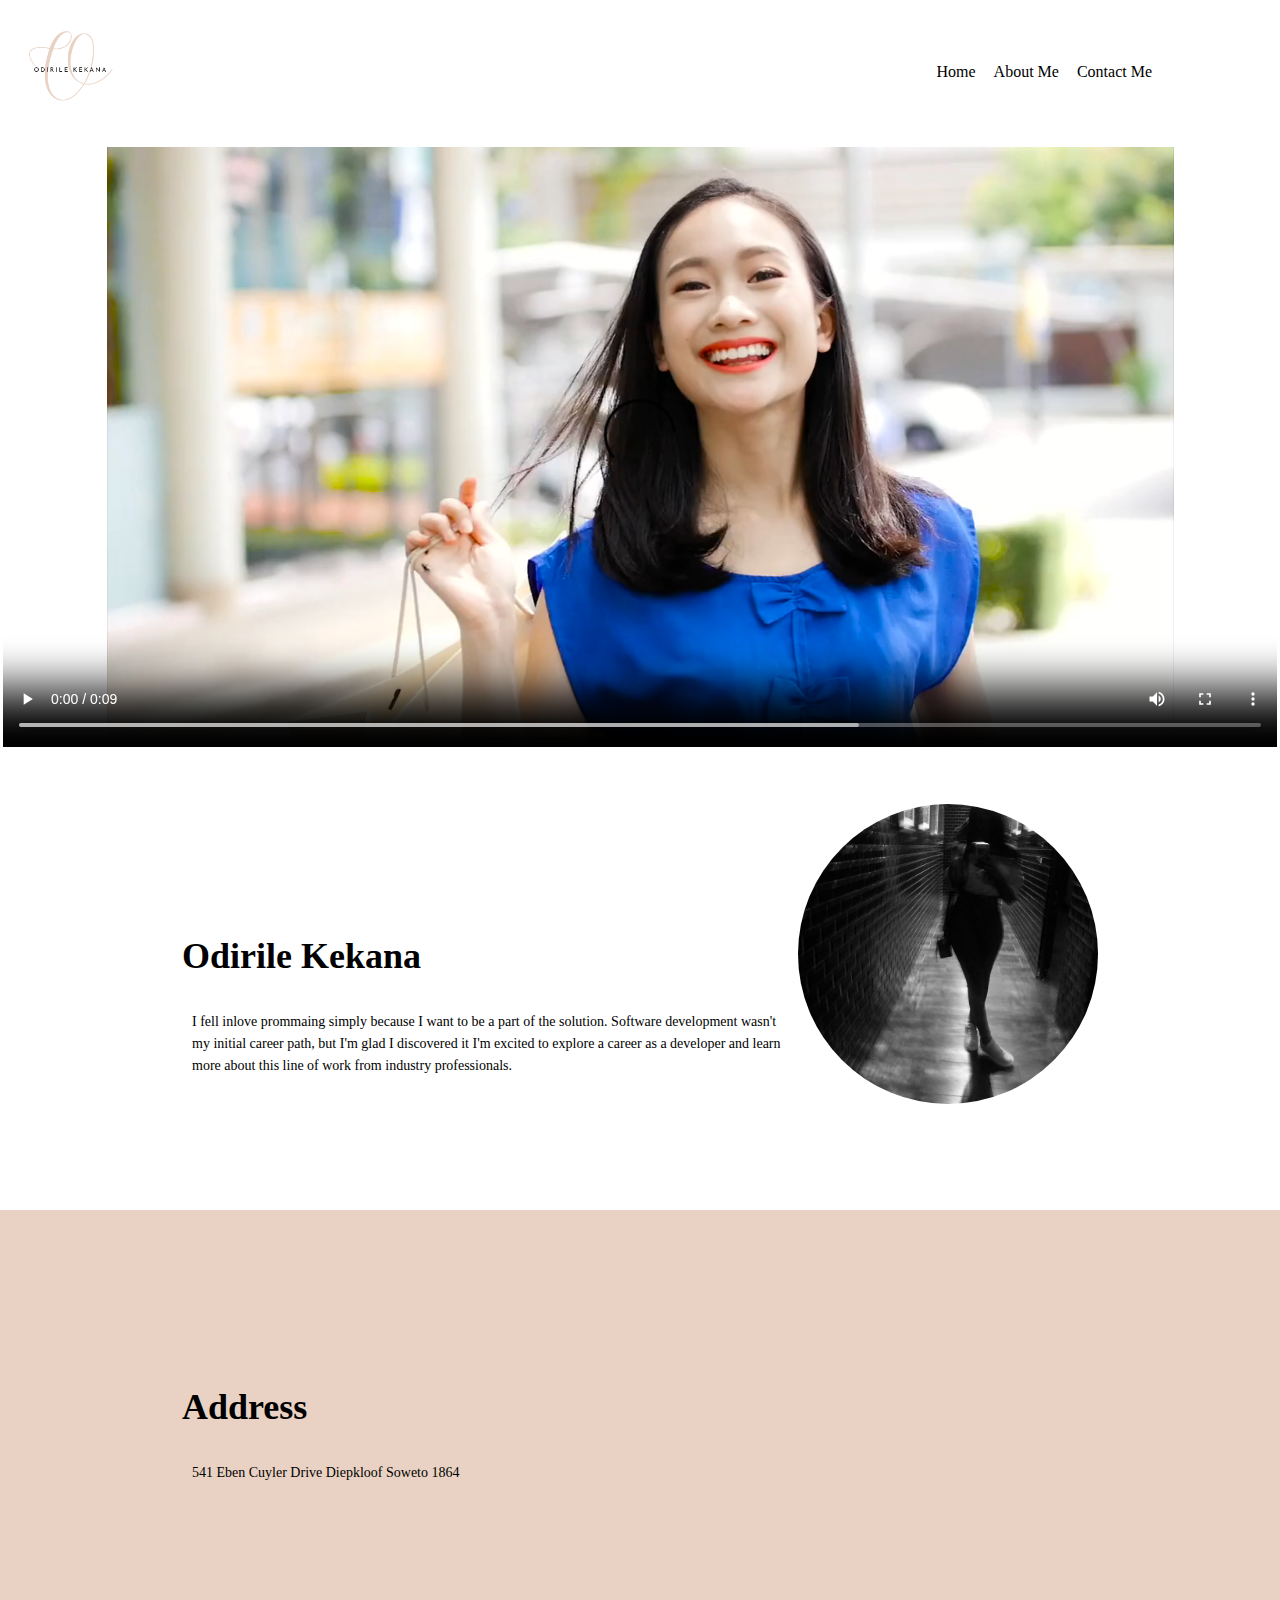
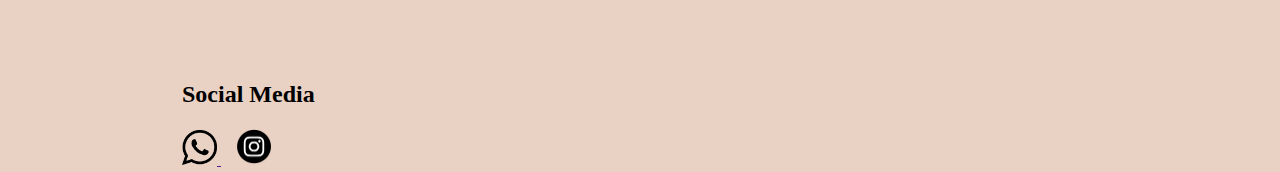
<file: index.html>
<!DOCTYPE html>
<html lang="en">
    <head>
        <meta charset="UTF-8">
        <meta http-equiv="X-UA-Compatible" content="IE=edge">
        <meta name="viewport" content="width=device-width, initial-scale=1.0">
<head>
    <title>Odirile Kekana</title>

<link rel="stylesheet" href="style.css">
<link rel="icon" href="assets/Gold Luxury Initial Circle Logo.png">
</head>

    <body>
        <header>
            <nav>
                <a href="index.html" class="nav-logo">
                    <img src="assets/Gold Luxury Initial Circle Logo.png" >
                </a>
                <ul class="nav-menu">
                    <!--Give lists class names to avoid confusion with multiple lists-->
                    <li class="menu-item">
                        <a href="#">Home</a>
                    </li>
                    <li class="menu-item">
                        <a href="about.html">About Me</a>
                    </li>
                    <li class="menu-item">
                        <a href="contact.html">Contact Me</a>
                    </li>
                </ul>
            </nav>
        </header>
        
        
        <!----This is the main that will encompass all our content for the landing page---->
        <main>
            <table class="main-table">
                <tr>
                    <td colspan="2">
                        <video 
                               src="assets/Woman%20-%2083863.mp4"
                               width="100%"
                               height="600px"
                               alt=""
                               style="obejct-fit: cover"
                               autoplay
                               controls >
                        </video> 
                    </td>
                </tr>
                    <td class="td-bio">
                       <!--<h1>Odirile Kekana</h1>
                    <em>Quick Bio</em>
                        <p>
                            I fell inlove prommaing simply because I want to be a part of the solution. <br>Software development wasn't my initial career path, but I'm glad I discovered it.<br>  I'm excited to explore a career as a developer<br> and learn more about this line of work from industry professionals.
                        </p>--> 
                       <h1 id="my_name"></h1>
                        <p id="my_bio" style="color: black;"></p>
                    </td>
                    <td class="td-img" align="right" >
                        <img src="assets/bio.jpg"
                             alt=""
                             width="300px"
                             height="300px"
                             style="border-radius: 50%; object-fit: cover"
                             />
                        
                    </td>
            </table>
        </main>
        
        
        
        <!---This is the footer--->
        <footer>
            <table style="width: 100%; height: 100px; background-color: #e9d2c3;">
            <tr>
                <td style="padding-left: 20vh;">
                    <h1 id="my_address" style="color: black;"></h1>
                    <p id="address">
                    </p>
                </td>
                <td colspan="2" style="padding-left: 40vh; padding-top: 10vh;">
                    <p><iframe src="https://www.google.com/maps/embed?pb=!1m18!1m12!1m3!1d3578.6123159873864!2d27.94420981518906!3d-26.24178357187566!2m3!1f0!2f0!3f0!3m2!1i1024!2i768!4f13.1!3m3!1m2!1s0x1e9509c03be082ef%3A0x947df50274faeba8!2s12855%20Eben%20Cuyler%20Dr%2C%20Diepkloof%20Zone%201%2C%20Diepmeadow%2C%201862!5e0!3m2!1sen!2sza!4v1675678841150!5m2!1sen!2sza" width="400" height="300" style="border:0;" allowfullscreen="" loading="lazy" referrerpolicy="no-referrer-when-downgrade"></iframe></p>
                </td>
                </tr>
                <tr >
                    <td style="padding-left: 20vh;">
                        <h2>Social Media</h2>
                        <a href="">
                            <img src="assets/Whatsapp_logo_PNG10.png" width="35">
                        </a>
                        &nbsp;
                        <a href="https://www.instagram.com/odii._/">
                            <img src="assets/Instagram_logo_PNG9.png" width="50">
                        </a>
                        
                    </td>
                </tr>
            </table>
        </footer>
        <script src="script.js"></script>
    </body>
</html>
</file>
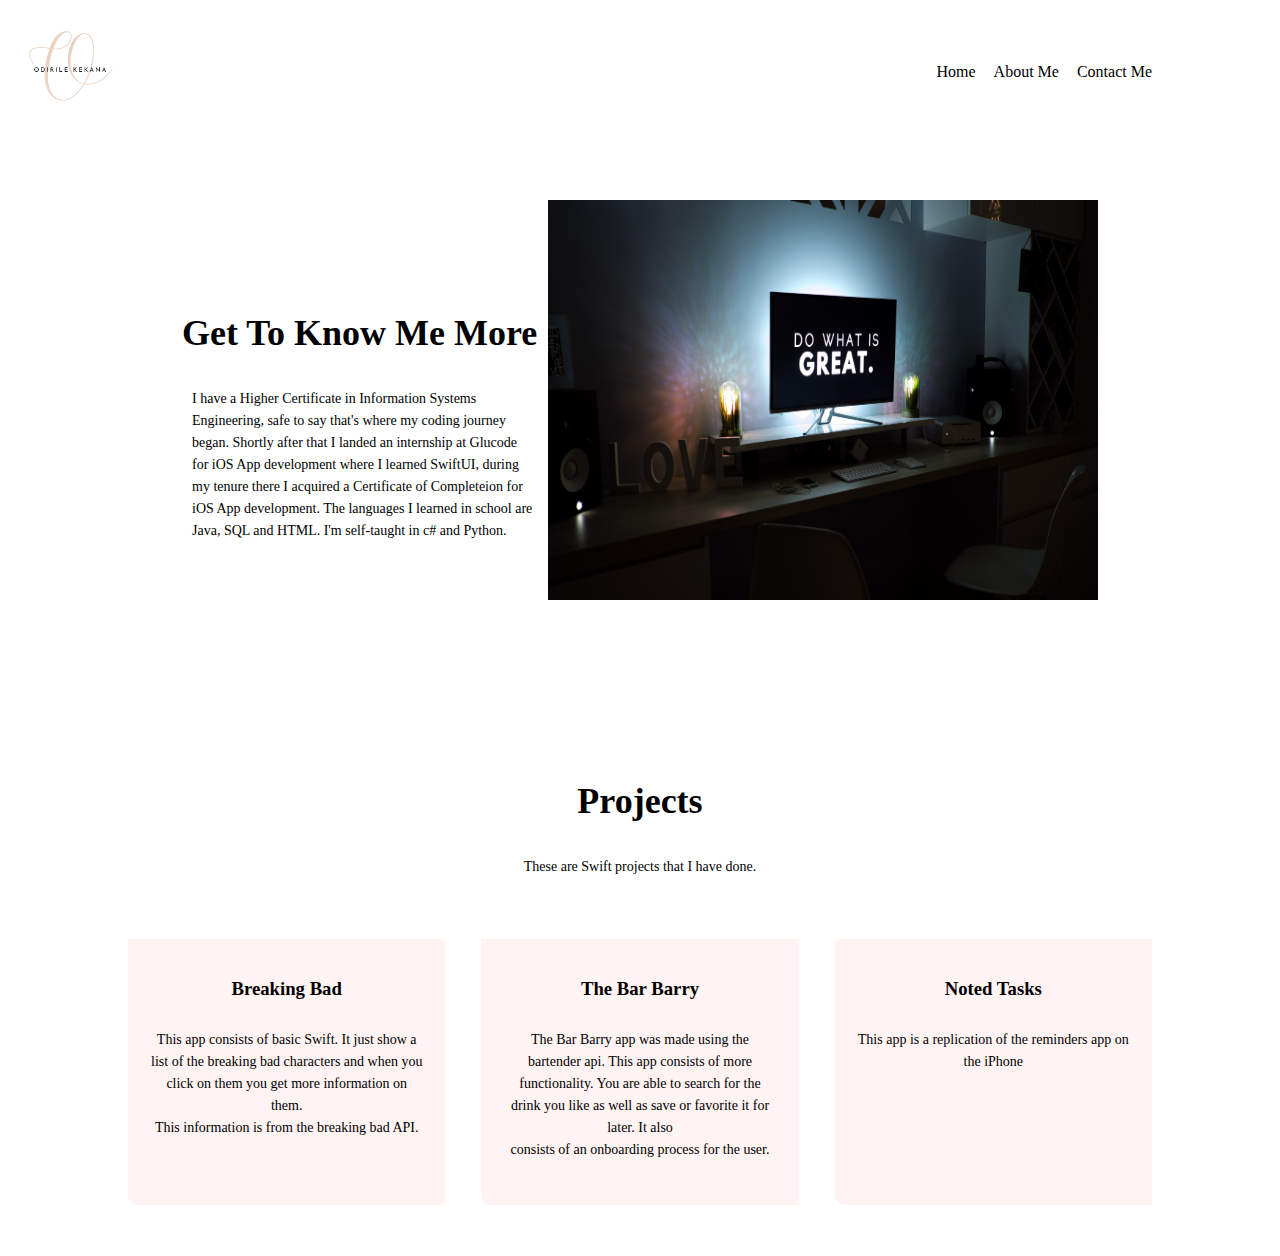
<file: about.html>
<!DOCTYPE html>
<html lang="en">
    <head>
        <meta charset="UTF-8">
        <meta http-equiv="X-UA-Compatible" content="IE=edge">
        <meta name="viewport" content="width=device-width, initial-scale=1.0">
<head>
    <title>Odirile Kekana</title>

<link rel="stylesheet" href="style.css">
<link rel="icon" href="assets/Gold Luxury Initial Circle Logo.png">
</head>

    <body>
        <header>
            <nav>
                <a href="index.html" class="nav-logo">
                    <img src="assets/Gold Luxury Initial Circle Logo.png" >
                </a>
                <ul class="nav-menu">
                    <!--Give lists class names to avoid confusion with multiple lists-->
                    <li class="menu-item">
                        <a href="index.html">Home</a>
                    </li>
                    <li class="menu-item">
                        <a href="about.html">About Me</a>
                    </li>
                    <li class="menu-item">
                        <a href="contact.html">Contact Me</a>
                    </li>
                </ul>
            </nav>
        </header>
        
        
        <table class="about-table">
                <tr>
                    <td colspan="2">
                    </td>
                </tr>
                    <td style="padding-left: 20vh; padding-top: 50px">
                        <h1 id="gtkm" style="color: black;"></h1>
                        <p id="more_info" style="color: black;">
                        </p>
                    </td>
                    <td class="td-about" align="right">
                        <img src="assets/martin-shreder-5Xwaj9gaR0g-unsplash.jpg"
                             alt=""
                             width="550px"
                             height="400px"
                             
                             />
                        
                    </td>
            </table>
            <section class="skills">
                <h1 id="my_projects" style="color: black;"></h1>
                <p id="em"></p>
                
                <div class="row">
                    <div class="skills-col">
                        <h3 id="breaking_bad"></h3>
                    <p id="more_info_1"></p>
                    </div>
                    <div class="skills-col">
                        <h3 id="bar_barry"></h3>
                    <p id="more_info_2"></p></div>
                    <div class="skills-col">
                        <h3 id="notedtasks"></h3>
                    <p id="more_info_3"></p></div>
                </div>
            </section>


            <script>
                var getToKnowMe = document.getElementById('gtkm');
                var moreInfo = document.getElementById('more_info');
                var myProjects = document.getElementById('my_projects');
                var em = document.getElementById('em');
                var breakingBad = document.getElementById('breaking_bad');
                var barBarry = document.getElementById('bar_barry');
                var notedTasks = document.getElementById('notedtasks');
                var moreInfo1 = document.getElementById('more_info_1');
                var moreInfo2 = document.getElementById('more_info_2');
                var moreInfo3 = document.getElementById('more_info_3');

                getToKnowMe.innerHTML = getToKnowMe.innerHTML + "Get To Know Me More";
                moreInfo.innerHTML = moreInfo.innerHTML + "I have a Higher Certificate in Information Systems Engineering,\n safe to say that's where my coding journey began. Shortly after that I landed an internship at Glucode for \n iOS App development where I learned SwiftUI, during my tenure there I acquired a \n Certificate of Completeion for iOS App development. The languages I learned in school \n are Java, SQL and HTML. I'm self-taught in c# and Python.";
                myProjects.innerHTML = myProjects.innerHTML + "Projects";
                em.innerHTML = em.innerHTML + "These are Swift projects that I have done.";
                breakingBad.innerHTML =breakingBad.innerHTML + "Breaking Bad";
                barBarry.innerHTML = barBarry.innerHTML + "The Bar Barry";
                notedTasks.innerHTML = notedTasks.innerHTML + "Noted Tasks";
                moreInfo1.innerHTML = moreInfo1.innerHTML + "This app consists of basic Swift. It just show a list of the breaking bad characters and when you click on them you get more information on them. <br>This information is from the breaking bad API. ";
                moreInfo2.innerHTML = moreInfo2.innerHTML + "The Bar Barry app was made using the bartender api. This app consists of more functionality. You are able to search for the drink you like as well as save or favorite it for later. It also <br> consists of an onboarding process for the user.";
                moreInfo3.innerHTML = moreInfo3.innerHTML + "This app is a replication of the reminders app on the iPhone";
            </script>
           
    </body>
</html>
</file>
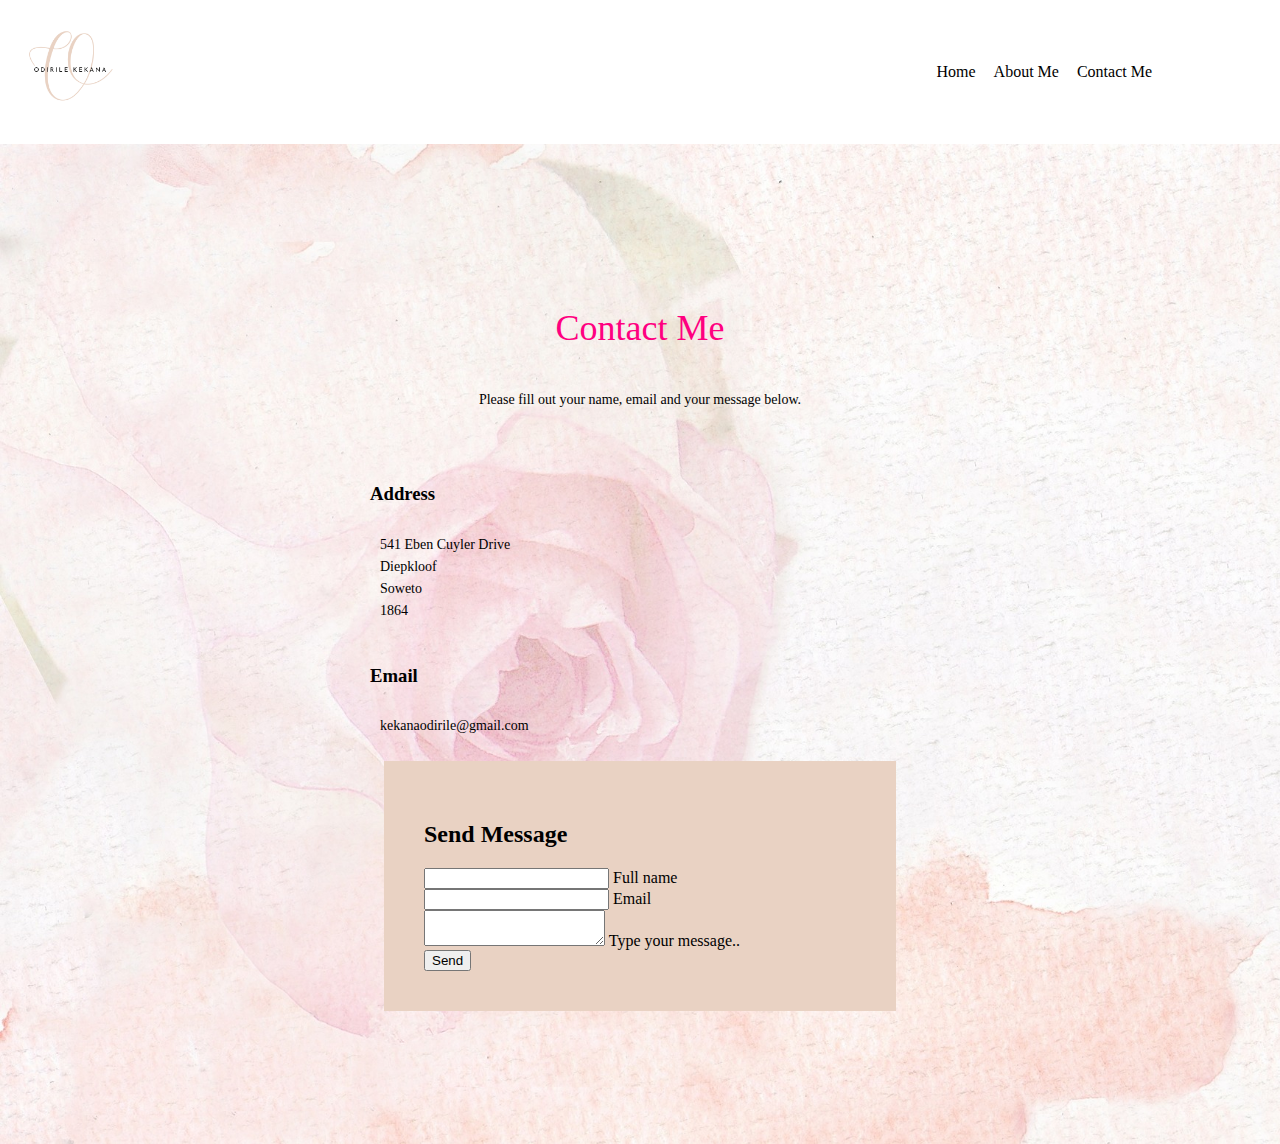
<file: contact.html>
<!DOCTYPE html>
<html lang="en">

<head>
    <meta charset="UTF-8">
    <meta http-equiv="X-UA-Compatible" content="IE=edge">
    <meta name="viewport" content="width=device-width, initial-scale=1.0">

    <head>
        <title>Odirile Kekana</title>

        <link rel="stylesheet" href="style.css">
        <link rel="icon" href="assets/Gold Luxury Initial Circle Logo.png">
    </head>

<body>
    <header>
        <nav>
            <a href="index.html" class="nav-logo">
                <img src="assets/Gold Luxury Initial Circle Logo.png">
            </a>
            <ul class="nav-menu">
                <!--Give lists class names to avoid confusion with multiple lists-->
                <li class="menu-item">
                    <a href="index.html">Home</a>
                </li>
                <li class="menu-item">
                    <a href="about.html">About Me</a>
                </li>
                <li class="menu-item">
                    <a href="contact.html">Contact Me</a>
                </li>
            </ul>
        </nav>
    </header>

    <section class="contact">
        <div class="content">
            <h2>Contact Me</h2>
            <p>Please fill out your name, email and your message below.</p>
        </div>
        <div class="container">
            <div class="contactInfo">
                <div class="box">
                    <div class="icon"></div>
                    <div class="text"></div>
                    <h3>Address</h3>
                    <p>541 Eben Cuyler Drive <br> Diepkloof <br> Soweto <br> 1864</p>
        </div>
        <div class="box">
            <div class="icon"></div>
            <div class="text"></div>
            <h3>Email</h3>
            <p>kekanaodirile@gmail.com</p>
        </div>
        </div>
        </div>
        <div class="contactForm">
            <form action="https://formspree.io/f/mrgvqkon" method="POST">
                <h2>Send Message</h2>
                <div class="inputBox">
                    <input text="text" name="Name" required>
                    <span>Full name</span>
            
        </div>
        <div class="inputBox">
            <input text="text" name="Email" required>
            <span>Email</span>
        
        </div>
        <div class="inputBox">
            <textarea required="required"></textarea>
            <span>Type your message..</span>
            <div class="inputBox">
                <input type="submit" name="Message" value="Send" required>
            </div>
        </form>
        </div>
        </div>
        </div>
</body>

</html>
</file>
<file: style.css>
body {
    margin: 0;
   
}

header {
    padding: 20px, 10px;
    
}

/*aligning the icon with the links*/
nav {
    display: flex;
    align-items: center;
    justify-content: space-between;
}

.nav-logo {
    width: 140px;
    display: block;
}

.nav-logo img {
    width: 100%;
}

.nav-menu {
    display: flex;
    list-style: none;
    gap: 18px;
    /*removing padding and margin*/
    margin: 0;
    padding: 0;
    /*when you want space from the border*/
    padding-right: 10%;
}

/*calling a class within the <a> tag*/
.menu-item a {
    text-decoration: none;
    color: black;
    
}

.menu-item a:hover {
    color: #e9d2c3;
}

.main-table {
    width: 100%; 
    height: 300px"
    
}

.td-bio {
    padding-left: 20vh; padding-top: 50px;
    color: black;
    
}

.td-img {
    padding-right: 20vh; padding-top: 50px; padding-bottom: 100px
}


/*-----projects------*/

.about-table {
    width: 100%; 
    height: 300px;

    
}

.td-about {
    padding-right: 20vh; 
    padding-top: 50px; 
    padding-bottom: 50px;
    
}
.skills{
    width: 80%;
    margin: auto;
    text-align: center;
    padding-top: 100px;
   
}

h1{
    font-size: 36px;
    font-weight: 600;
}
p{
    color: black;
    font-size: 14px;
    font-weight: 300;
    line-height: 22px;
    padding: 10px;
}

.row{
    margin-top: 5%;
    display: flex;
    justify-content: space-between;
}
.skills-col{
    flex-basis: 31%;
    background: #FFF3F3;
    border-bottom-left-radius: 10px;
    margin-bottom: 5%;
    padding: 20px 12px;
    box-sizing: border-box;
}



.contact {
    position: relative;
    min-height: 100vh;
    padding: 50px 100px;
    display: flex;
    justify-content: center;
    align-items: center;
    flex-direction: column;
    background: url(assets/heart-g5e94496e4_1920.jpg);
    background-size: cover;
}

.contact .content {
    max-width: 800px;
    text-align: center;
}

.contact .content h2 {
    font-size: 36px;
    font-weight: 500;
    color: #ff0080;
}

.contact .content p {

    font-weight: 300;
    color: black;
}

.container {
    width: 100%;
    display: flex;
    justify-content: center;
    align-items: center;
    margin-top: 30px;
}

.container .contactInfo {
    width: 50%;
    display: flex;
    flex-direction: column;
}

.container .contactInfo .box .text h3 {
    font-weight: 500;
    color: darkmagenta;
}

.contactForm {
    width: 40%;
    padding: 40px;
    background: #e9d2c3;
}
</file>
